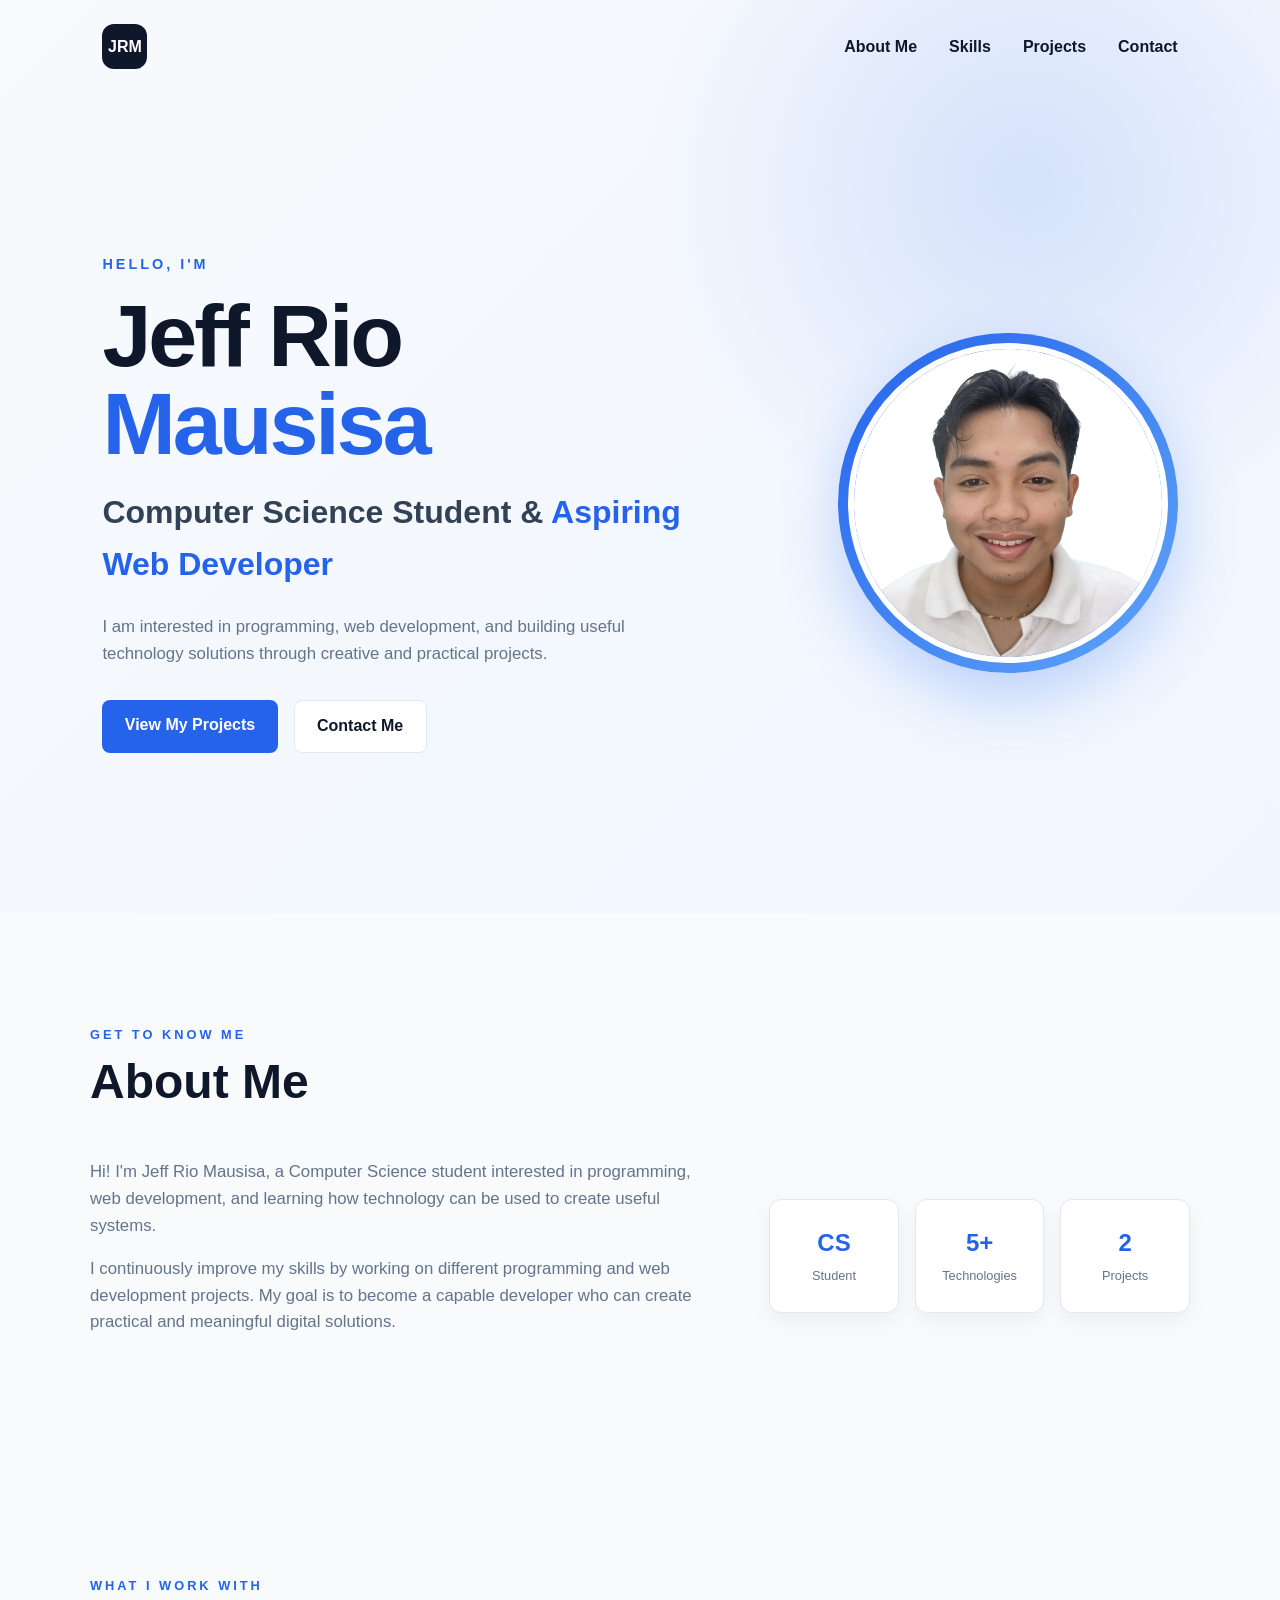
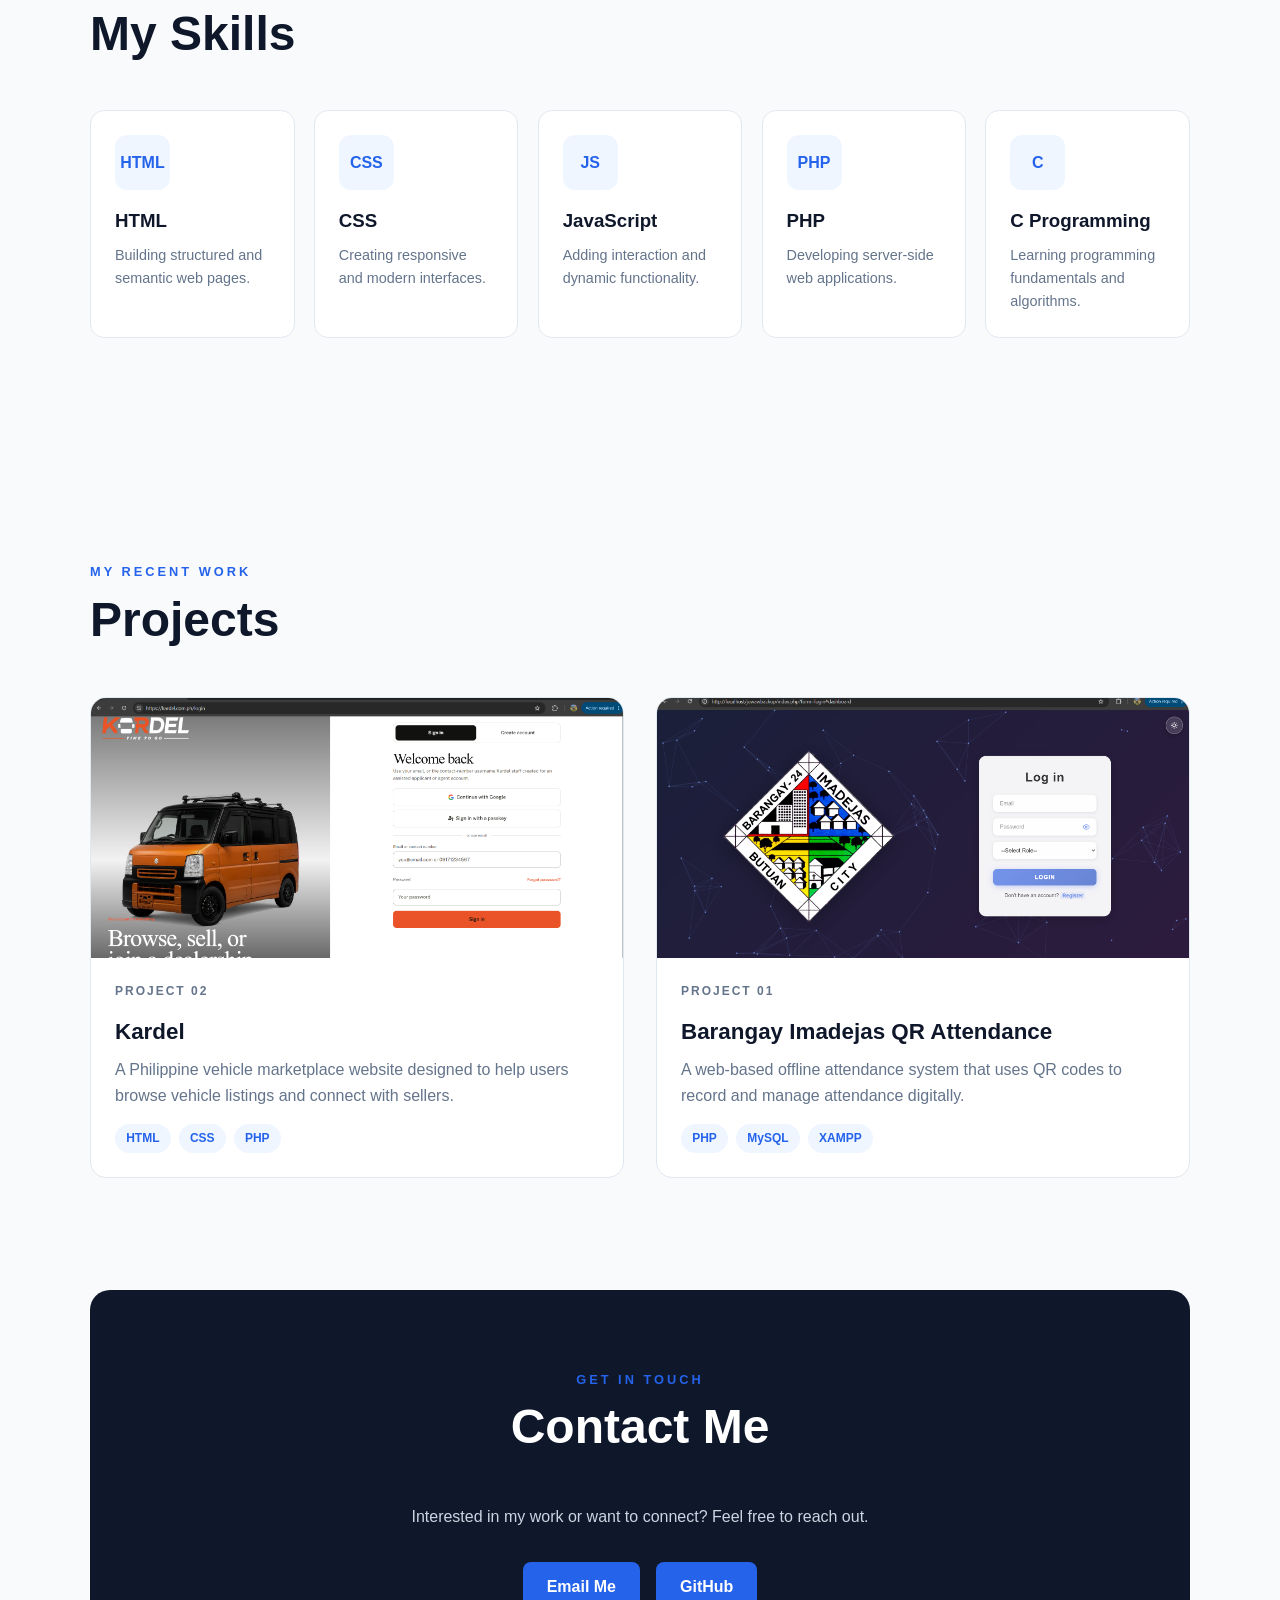
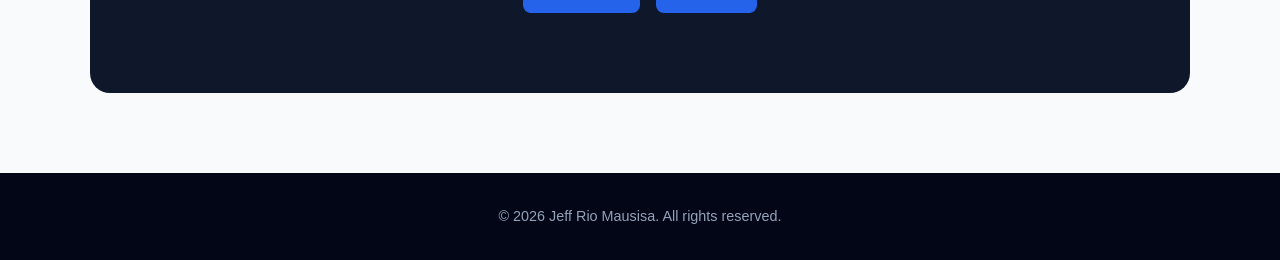
<file: index.html>
<!DOCTYPE html>
<html lang="en">

<head>
    <meta charset="UTF-8">
    <meta name="viewport" content="width=device-width, initial-scale=1.0">

    <title>Jeff Rio Mausisa | Portfolio</title>

    <meta
        name="description"
        content="Personal portfolio of Jeff Rio Mausisa, a Computer Science student and aspiring web developer."
    >

    <link rel="stylesheet" href="style.css">
</head>

<body>

    <!-- Header -->
    <header>

        <nav class="navbar">

            <a href="#" class="logo">
                JRM
            </a>

            <ul class="nav-links">
                <li><a href="#about">About Me</a></li>
                <li><a href="#skills">Skills</a></li>
                <li><a href="#projects">Projects</a></li>
                <li><a href="#contact">Contact</a></li>
            </ul>

        </nav>


        <!-- Hero -->
        <div class="hero">

            <div class="hero-text">

                <p class="hero-small-text">
                    HELLO, I'M
                </p>

                <h1>
                    Jeff Rio
                    <span>Mausisa</span>
                </h1>

                <h2>
                    Computer Science Student &
                    <span>Aspiring Web Developer</span>
                </h2>

                <p class="hero-description">
                    I am interested in programming, web development,
                    and building useful technology solutions through
                    creative and practical projects.
                </p>

                <div class="hero-buttons">

                    <a href="#projects" class="btn primary-btn">
                        View My Projects
                    </a>

                    <a href="#contact" class="btn secondary-btn">
                        Contact Me
                    </a>

                </div>

            </div>


            <div class="hero-image">

                <div class="image-circle">

                    <img
                        src="Jeff_Rio_Mausisa_2x2.png"
                        alt="Profile picture sa gwapo haha"
                    >

                </div>

            </div>

        </div>

    </header>


    <main>

        <!-- About -->
        <section id="about" class="section">

            <div class="section-title">

                <p>GET TO KNOW ME</p>

                <h2>About Me</h2>

            </div>

            <div class="about-content">

                <div class="about-text">

                    <p>
                        Hi! I'm Jeff Rio Mausisa, a Computer Science
                        student interested in programming, web development,
                        and learning how technology can be used to create
                        useful systems.
                    </p>

                    <p>
                        I continuously improve my skills by working on
                        different programming and web development projects.
                        My goal is to become a capable developer who can
                        create practical and meaningful digital solutions.
                    </p>

                </div>

                <div class="about-card">

                    <div>
                        <strong>CS</strong>
                        <span>Student</span>
                    </div>

                    <div>
                        <strong>5+</strong>
                        <span>Technologies</span>
                    </div>

                    <div>
                        <strong>2</strong>
                        <span>Projects</span>
                    </div>

                </div>

            </div>

        </section>


        <!-- Skills -->
        <section id="skills" class="section">

            <div class="section-title">

                <p>WHAT I WORK WITH</p>

                <h2>My Skills</h2>

            </div>

            <div class="skills-grid">

                <div class="skill-card">
                    <div class="skill-icon">HTML</div>
                    <h3>HTML</h3>
                    <p>Building structured and semantic web pages.</p>
                </div>

                <div class="skill-card">
                    <div class="skill-icon">CSS</div>
                    <h3>CSS</h3>
                    <p>Creating responsive and modern interfaces.</p>
                </div>

                <div class="skill-card">
                    <div class="skill-icon">JS</div>
                    <h3>JavaScript</h3>
                    <p>Adding interaction and dynamic functionality.</p>
                </div>

                <div class="skill-card">
                    <div class="skill-icon">PHP</div>
                    <h3>PHP</h3>
                    <p>Developing server-side web applications.</p>
                </div>

                <div class="skill-card">
                    <div class="skill-icon">C</div>
                    <h3>C Programming</h3>
                    <p>Learning programming fundamentals and algorithms.</p>
                </div>

            </div>

        </section>


        <!-- Projects -->
        <section id="projects" class="section">

            <div class="section-title">

                <p>MY RECENT WORK</p>

                <h2>Projects</h2>

            </div>


            <div class="projects-grid">

                <!-- Kardel -->
                <article class="project-card">

                    <div class="project-image">

                        <img
                            src="kardel.png"
                            alt="Screenshot of Kardel vehicle marketplace"
                        >

                    </div>

                    <div class="project-content">

                        <p class="project-number">
                            PROJECT 02
                        </p>

                        <h3>Kardel</h3>

                        <p>
                            A Philippine vehicle marketplace website
                            designed to help users browse vehicle listings
                            and connect with sellers.
                        </p>

                        <div class="project-tags">

                            <span>HTML</span>
                            <span>CSS</span>
                            <span>PHP</span>

                        </div>

                    </div>

                </article>


                <!-- QR Attendance -->
                <article class="project-card">

                    <div class="project-image">

                        <img
                            src="imadejas.png"
                            alt="Screenshot of Barangay Imadejas QR Attendance System"
                        >

                    </div>

                    <div class="project-content">

                        <p class="project-number">
                            PROJECT 01
                        </p>

                        <h3>
                            Barangay Imadejas QR Attendance
                        </h3>

                        <p>
                            A web-based offline attendance system that
                            uses QR codes to record and manage attendance
                            digitally.
                        </p>

                        <div class="project-tags">

                            <span>PHP</span>
                            <span>MySQL</span>
                            <span>XAMPP</span>

                        </div>

                    </div>

                </article>

            </div>

        </section>


        <!-- Contact -->
        <section id="contact" class="contact-section">

            <div class="section-title">

                <p>GET IN TOUCH</p>

                <h2>Contact Me</h2>

            </div>

            <p class="contact-description">
                Interested in my work or want to connect?
                Feel free to reach out.
            </p>

            <div class="contact-buttons">

                <a
                    href="mailto:mausisajeffrio@gmail.com"
                    class="contact-btn"
                >
                    Email Me
                </a>

                <a
                    href="https://github.com/mausisajeffrio-eng"
                    class="contact-btn"
                >
                    GitHub
                </a>

            </div>

        </section>

    </main>


    <!-- Footer -->
    <footer>

        <p>
            &copy; 2026 Jeff Rio Mausisa. All rights reserved.
        </p>

    </footer>

</body>

</html>
</file>
<file: style.css>
/* =================================
   RESET
================================= */

* {
    margin: 0;
    padding: 0;
    box-sizing: border-box;
}

html {
    scroll-behavior: smooth;
}

body {
    font-family: Arial, Helvetica, sans-serif;
    background: #f8fafc;
    color: #0f172a;
    line-height: 1.6;
}


/* =================================
   COLOR SCHEME
================================= */

:root {
    --primary: #2563eb;
    --primary-dark: #1d4ed8;
    --dark: #0f172a;
    --text: #334155;
    --gray: #64748b;
    --light-gray: #e2e8f0;
    --background: #f8fafc;
    --white: #ffffff;
}


/* =================================
   ACCESSIBILITY
================================= */

/* Visible keyboard focus indicator */
a:focus-visible,
button:focus-visible {
    outline: 3px solid var(--primary);
    outline-offset: 4px;
    border-radius: 4px;
}


/* =================================
   HEADER
================================= */

header {
    min-height: 100vh;

    background:
        radial-gradient(
            circle at 80% 20%,
            rgba(37, 99, 235, 0.15),
            transparent 30%
        ),
        linear-gradient(
            135deg,
            #f8fafc,
            #eff6ff
        );

    padding: 0 8%;
}


/* =================================
   NAVIGATION
================================= */

.navbar {
    display: flex;

    justify-content: space-between;
    align-items: center;

    padding: 1.5rem 0;
}

.logo {
    display: flex;

    justify-content: center;
    align-items: center;

    width: 45px;
    height: 45px;

    background: var(--dark);
    color: var(--white);

    border-radius: 12px;

    font-size: 1rem;
    font-weight: bold;

    text-decoration: none;

    transition: 0.3s ease;
}

.logo:hover {
    background: var(--primary);
    transform: rotate(-5deg);
}

.nav-links {
    display: flex;

    gap: 2rem;

    list-style: none;
}

.nav-links a {
    color: var(--dark);

    text-decoration: none;

    font-weight: 600;

    transition: 0.3s ease;
}

.nav-links a:hover {
    color: var(--primary);
}


/* =================================
   HERO SECTION
================================= */

.hero {
    min-height: calc(100vh - 80px);

    display: flex;

    justify-content: space-between;
    align-items: center;

    gap: 4rem;
}

.hero-text {
    max-width: 650px;
}

.hero-small-text {
    color: var(--primary);

    font-size: 0.9rem;

    font-weight: bold;

    letter-spacing: 3px;

    margin-bottom: 1rem;
}

.hero h1 {
    font-size: clamp(3rem, 7vw, 5.5rem);

    line-height: 1;

    letter-spacing: -3px;

    margin-bottom: 1.2rem;
}

.hero h1 span {
    display: block;

    color: var(--primary);
}

.hero h2 {
    font-size: clamp(1.3rem, 3vw, 2rem);

    color: var(--text);

    margin-bottom: 1.5rem;
}

.hero h2 span {
    color: var(--primary);
}

.hero-description {
    max-width: 600px;

    color: var(--gray);

    font-size: 1.05rem;

    margin-bottom: 2rem;
}


/* =================================
   HERO BUTTONS
================================= */

.hero-buttons {
    display: flex;

    flex-wrap: wrap;

    gap: 1rem;
}

.btn {
    display: inline-block;

    padding: 0.8rem 1.4rem;

    border-radius: 8px;

    text-decoration: none;

    font-weight: bold;

    transition:
        background 0.3s ease,
        color 0.3s ease,
        transform 0.3s ease,
        border-color 0.3s ease;
}

.primary-btn {
    background: var(--primary);
    color: var(--white);
}

.primary-btn:hover {
    background: var(--primary-dark);

    transform: translateY(-3px);
}

.secondary-btn {
    background: var(--white);
    color: var(--dark);

    border: 1px solid var(--light-gray);
}

.secondary-btn:hover {
    border-color: var(--primary);

    color: var(--primary);

    transform: translateY(-3px);
}


/* =================================
   PROFILE IMAGE
================================= */

.hero-image {
    display: flex;

    justify-content: center;
    align-items: center;
}

.image-circle {
    width: 340px;
    height: 340px;

    padding: 10px;

    border-radius: 50%;

    background: linear-gradient(
        135deg,
        var(--primary),
        #60a5fa
    );

    box-shadow:
        0 25px 60px rgba(37, 99, 235, 0.25);
}

.image-circle img {
    width: 100%;
    height: 100%;

    object-fit: cover;

    border-radius: 50%;

    border: 6px solid var(--white);
}


/* =================================
   GENERAL SECTIONS
================================= */

.section {
    width: min(1100px, 90%);

    margin: 0 auto;

    padding: 7rem 0;
}

.section-title {
    margin-bottom: 3rem;
}

.section-title p {
    color: var(--primary);

    font-size: 0.8rem;

    font-weight: bold;

    letter-spacing: 3px;

    margin-bottom: 0.5rem;
}

.section-title h2 {
    font-size: clamp(2rem, 5vw, 3rem);

    color: var(--dark);

    line-height: 1.2;
}


/* =================================
   ABOUT SECTION
================================= */

.about-content {
    display: grid;

    grid-template-columns: 1.5fr 1fr;

    gap: 3rem;

    align-items: center;
}

.about-text p {
    color: var(--gray);

    font-size: 1.05rem;

    margin-bottom: 1rem;
}

.about-card {
    display: grid;

    grid-template-columns: repeat(3, 1fr);

    gap: 1rem;
}

.about-card div {
    padding: 1.5rem 1rem;

    text-align: center;

    background: var(--white);

    border: 1px solid var(--light-gray);

    border-radius: 12px;

    box-shadow:
        0 8px 20px rgba(15, 23, 42, 0.05);
}

.about-card strong {
    display: block;

    color: var(--primary);

    font-size: 1.5rem;
}

.about-card span {
    color: var(--gray);

    font-size: 0.8rem;
}


/* =================================
   SKILLS SECTION
================================= */

.skills-grid {
    display: grid;

    grid-template-columns:
        repeat(auto-fit, minmax(180px, 1fr));

    gap: 1.2rem;
}

.skill-card {
    padding: 1.5rem;

    background: var(--white);

    border: 1px solid var(--light-gray);

    border-radius: 14px;

    transition:
        transform 0.3s ease,
        box-shadow 0.3s ease,
        border-color 0.3s ease;
}

.skill-card:hover {
    transform: translateY(-7px);

    border-color: #93c5fd;

    box-shadow:
        0 15px 30px rgba(15, 23, 42, 0.08);
}

.skill-icon {
    display: flex;

    justify-content: center;
    align-items: center;

    width: 55px;
    height: 55px;

    margin-bottom: 1rem;

    background: #eff6ff;

    color: var(--primary);

    border-radius: 12px;

    font-weight: bold;
}

.skill-card h3 {
    margin-bottom: 0.5rem;

    color: var(--dark);
}

.skill-card p {
    color: var(--gray);

    font-size: 0.9rem;
}


/* =================================
   PROJECTS SECTION
================================= */

.projects-grid {
    display: grid;

    grid-template-columns:
        repeat(2, 1fr);

    gap: 2rem;
}

.project-card {
    overflow: hidden;

    background: var(--white);

    border: 1px solid var(--light-gray);

    border-radius: 16px;

    transition:
        transform 0.3s ease,
        box-shadow 0.3s ease;
}

.project-card:hover {
    transform: translateY(-8px);

    box-shadow:
        0 20px 40px rgba(15, 23, 42, 0.12);
}

.project-image {
    width: 100%;

    height: 260px;

    overflow: hidden;

    background: #e2e8f0;
}

.project-image img {
    width: 100%;
    height: 100%;

    object-fit: cover;

    transition: transform 0.5s ease;
}

.project-card:hover .project-image img {
    transform: scale(1.05);
}

.project-content {
    padding: 1.5rem;
}

.project-number {
    color: var(--primary);

    font-size: 0.75rem;

    font-weight: bold;

    letter-spacing: 2px;

    margin-bottom: 0.5rem;
}

.project-content h3 {
    color: var(--dark);

    font-size: 1.4rem;

    line-height: 1.3;

    margin-bottom: 0.7rem;
}

.project-content p {
    color: var(--gray);

    margin-bottom: 1rem;
}

.project-tags {
    display: flex;

    flex-wrap: wrap;

    gap: 0.5rem;
}

.project-tags span {
    padding: 0.3rem 0.7rem;

    background: #eff6ff;

    color: var(--primary);

    border-radius: 20px;

    font-size: 0.75rem;

    font-weight: bold;
}


/* =================================
   CONTACT SECTION
================================= */

.contact-section {
    width: min(1100px, 90%);

    margin: 0 auto;

    padding: 5rem 2rem;

    text-align: center;

    background: var(--dark);

    color: var(--white);

    border-radius: 20px;
}

.contact-section .section-title h2 {
    color: var(--white);
}

.contact-description {
    max-width: 550px;

    margin: 0 auto 2rem;

    color: #cbd5e1;

    font-size: 1rem;
}

.contact-buttons {
    display: flex;

    justify-content: center;

    flex-wrap: wrap;

    gap: 1rem;
}

.contact-btn {
    display: inline-block;

    padding: 0.8rem 1.5rem;

    background: var(--primary);

    color: var(--white);

    border-radius: 8px;

    text-decoration: none;

    font-weight: bold;

    transition:
        background 0.3s ease,
        transform 0.3s ease;
}

.contact-btn:hover {
    background: #60a5fa;

    transform: translateY(-3px);
}


/* =================================
   FOOTER
================================= */

footer {
    margin-top: 5rem;

    padding: 2rem;

    text-align: center;

    background: #020617;

    color: #94a3b8;

    font-size: 0.9rem;
}


/* =================================
   TABLET
================================= */

@media (max-width: 900px) {

    header {
        padding: 0 5%;
    }

    .hero {
        flex-direction: column-reverse;

        justify-content: center;

        text-align: center;

        padding: 4rem 0;
    }

    .hero-text {
        max-width: 700px;
    }

    .hero-description {
        margin-left: auto;
        margin-right: auto;
    }

    .hero-buttons {
        justify-content: center;
    }

    .image-circle {
        width: 280px;
        height: 280px;
    }

    .about-content {
        grid-template-columns: 1fr;
    }

    .projects-grid {
        grid-template-columns: 1fr;
    }
}


/* =================================
   MOBILE
================================= */

@media (max-width: 600px) {

    header {
        min-height: auto;

        padding: 0 1.2rem;
    }

    .navbar {
        padding: 1rem 0;
    }

    .nav-links {
        gap: 0.8rem;
    }

    .nav-links a {
        font-size: 0.85rem;
    }

    .logo {
        width: 40px;
        height: 40px;
    }

    .hero {
        padding: 4rem 0 5rem;
    }

    .image-circle {
        width: 220px;
        height: 220px;
    }

    .hero h1 {
        font-size: 3rem;

        letter-spacing: -2px;
    }

    .hero h2 {
        font-size: 1.2rem;
    }

    .hero-description {
        font-size: 0.95rem;
    }

    .hero-buttons {
        flex-direction: column;
    }

    .btn {
        width: 100%;

        text-align: center;
    }

    .section {
        width: 90%;

        padding: 5rem 0;
    }

    .about-card {
        grid-template-columns: 1fr;
    }

    .skills-grid {
        grid-template-columns: 1fr;
    }

    .project-image {
        height: 220px;
    }

    .contact-section {
        width: 90%;

        padding: 4rem 1.5rem;
    }

    .contact-buttons {
        flex-direction: column;
    }

    .contact-btn {
        width: 100%;
    }
}


/* =================================
   SMALL PHONES
================================= */

@media (max-width: 400px) {

    .nav-links {
        gap: 0.5rem;
    }

    .nav-links a {
        font-size: 0.75rem;
    }

    .hero h1 {
        font-size: 2.5rem;
    }

    .image-circle {
        width: 190px;
        height: 190px;
    }
}
</file>
